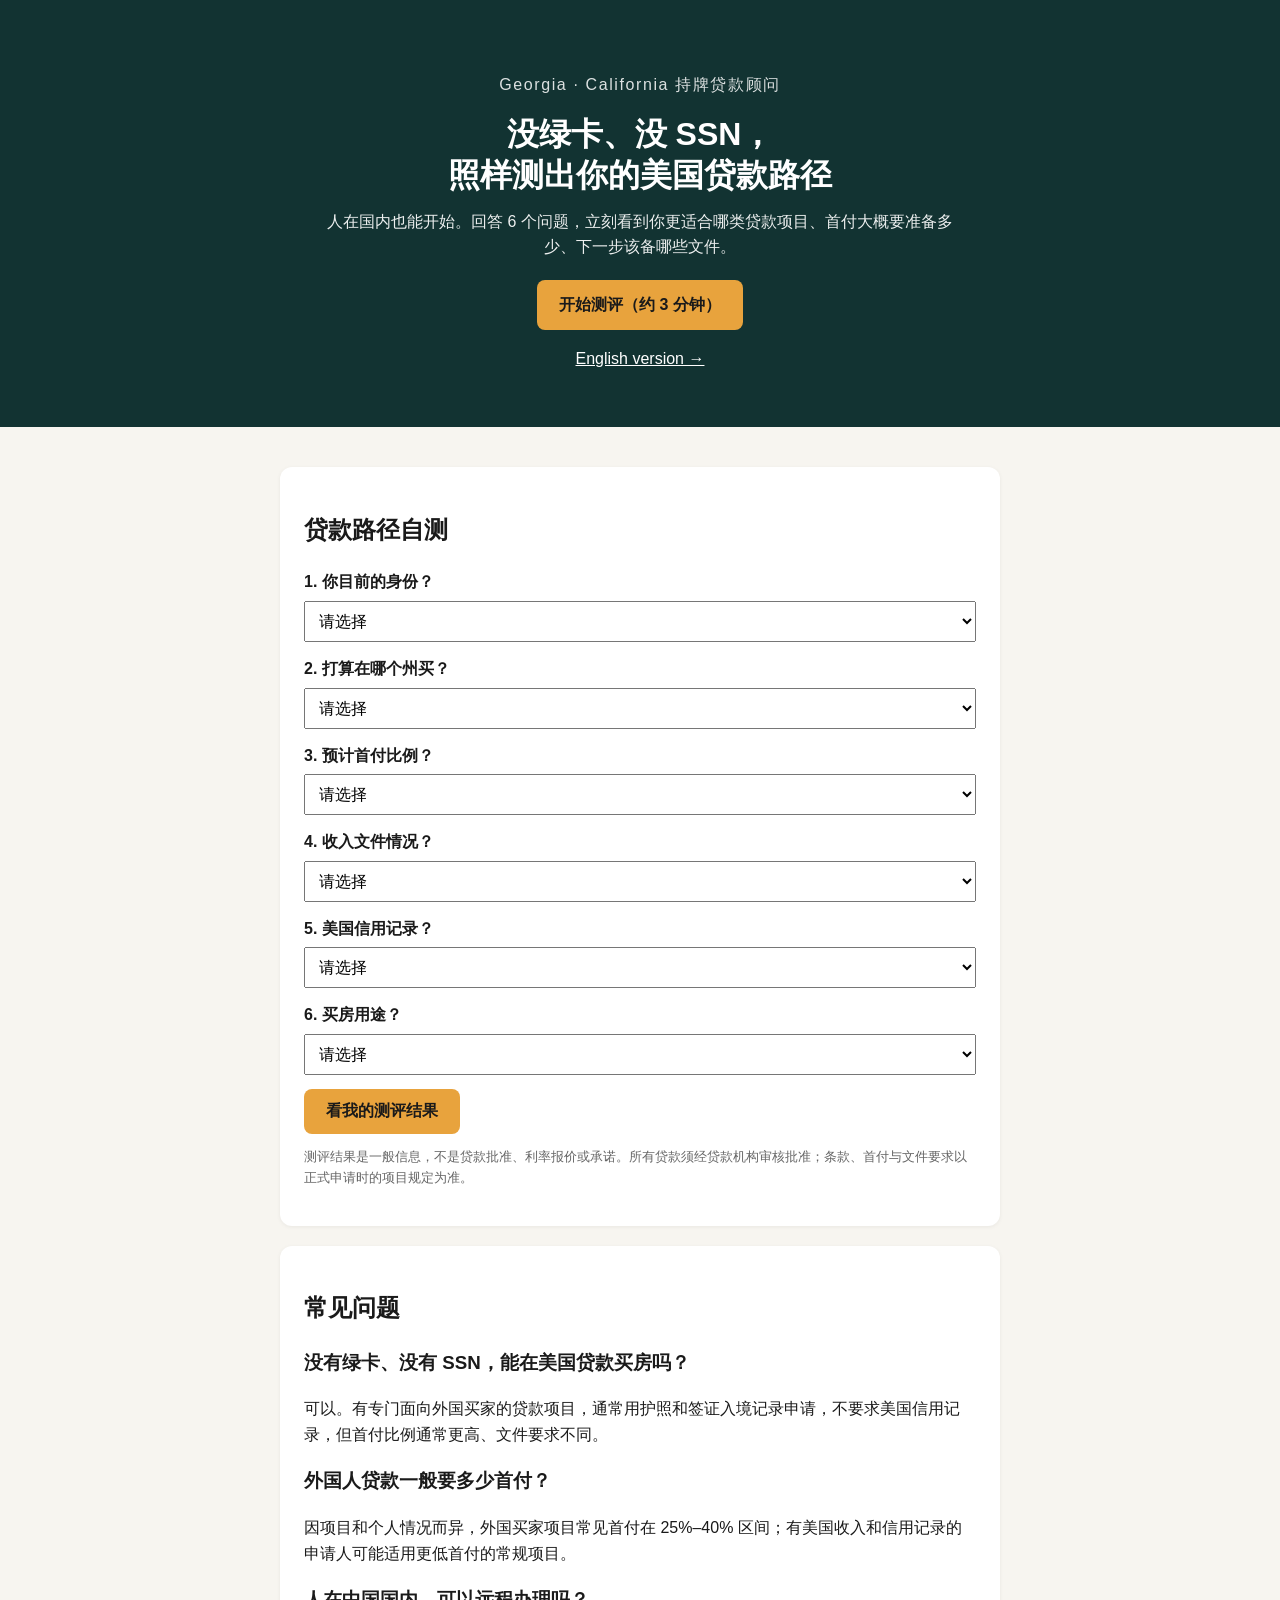
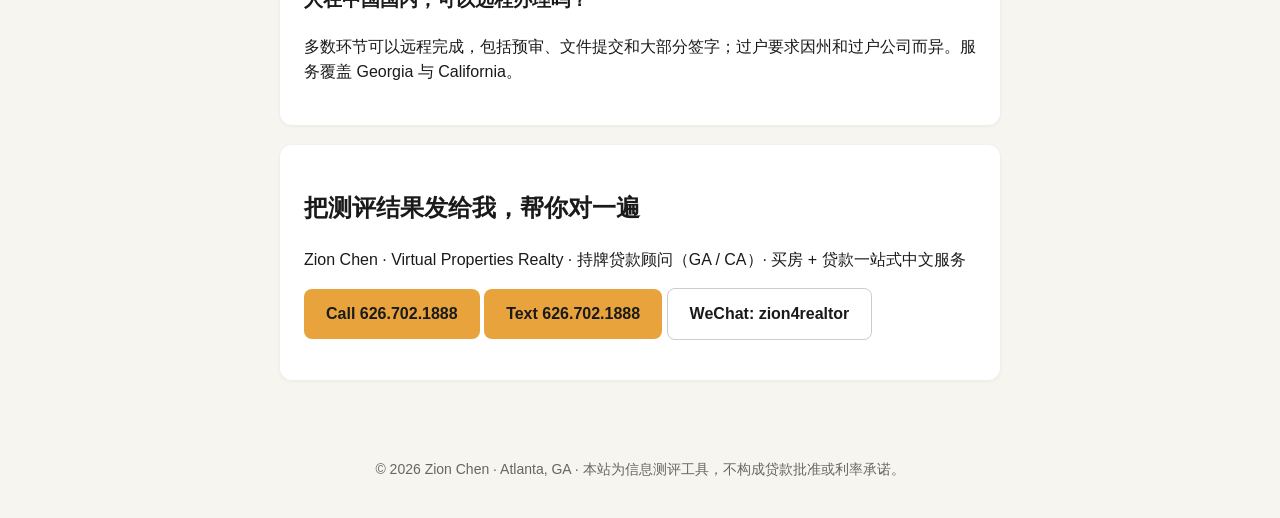
<file: index.html>
<!DOCTYPE html>
<html lang="zh-CN">
<head>
<meta charset="utf-8">
<meta name="viewport" content="width=device-width, initial-scale=1">
<title>外国人美国买房贷款测评 | Foreign National Mortgage Check — Georgia & California</title>
<meta name="description" content="没绿卡、没 SSN 也能在美国贷款买房吗？3 分钟自测：按签证、首付、收入文件测出你适合的贷款路径（外国人贷款 / DSCR / 银行流水）。持牌贷款顾问 Zion Chen，服务 Georgia 与 California。">
<link rel="canonical" href="https://foreignloan.zion4realtor.com/">
<link rel="alternate" hreflang="zh-CN" href="https://foreignloan.zion4realtor.com/">
<link rel="alternate" hreflang="en" href="https://foreignloan.zion4realtor.com/en/">
<link rel="alternate" hreflang="x-default" href="https://foreignloan.zion4realtor.com/">
<meta property="og:title" content="外国人美国买房贷款测评">
<meta property="og:description" content="没绿卡没 SSN，照样测出你的贷款路径。3 分钟自测，GA / CA 持牌贷款顾问。">
<meta property="og:url" content="https://foreignloan.zion4realtor.com/">
<meta property="og:type" content="website">
<link rel="stylesheet" href="/style.css">
<script type="application/ld+json">
{"@context":"https://schema.org","@type":"FAQPage","mainEntity":[
{"@type":"Question","name":"没有绿卡、没有 SSN，能在美国贷款买房吗？","acceptedAnswer":{"@type":"Answer","text":"可以。有专门面向外国买家的贷款项目（Foreign National Loan），通常用护照和签证入境记录申请，不要求美国信用记录，但首付比例通常更高、文件要求不同。本测评帮你先判断适合哪条路径，最终以贷款机构审核为准。"}},
{"@type":"Question","name":"外国人贷款一般要多少首付？","acceptedAnswer":{"@type":"Answer","text":"因项目和个人情况而异，外国买家项目常见首付在 25%–40% 区间；有美国收入和信用记录的申请人可能适用更低首付的常规项目。测评结果会给出与你情况匹配的区间说明，不承诺具体利率或批准结果。"}},
{"@type":"Question","name":"人在中国国内，可以远程办理美国买房贷款吗？","acceptedAnswer":{"@type":"Answer","text":"多数环节可以远程完成，包括预审、文件提交和大部分签字；过户环节的要求因州和过户公司而异。Zion 的服务覆盖 Georgia 与 California 两州的购房与贷款。"}}
]}
</script>
</head>
<body>
<header class="hero">
  <p class="kicker">Georgia · California 持牌贷款顾问</p>
  <h1>没绿卡、没 SSN，<br>照样测出你的美国贷款路径</h1>
  <p class="sub">人在国内也能开始。回答 6 个问题，立刻看到你更适合哪类贷款项目、首付大概要准备多少、下一步该备哪些文件。</p>
  <a class="btn" href="#check">开始测评（约 3 分钟）</a>
  <p><a href="/en/" style="color:#fff">English version →</a></p>
</header>
<main>
<section id="check" class="card">
  <h2>贷款路径自测</h2>
  <form id="quiz">
    <label>1. 你目前的身份？
      <select name="status" required>
        <option value="">请选择</option>
        <option value="foreign">人在海外 / 持旅游或商务签证</option>
        <option value="visa">在美持工作 / 学生签证</option>
        <option value="itin">有 ITIN，无 SSN</option>
        <option value="ssn">有 SSN（绿卡 / 公民 / 长期居留）</option>
      </select></label>
    <label>2. 打算在哪个州买？
      <select name="state" required>
        <option value="">请选择</option>
        <option value="GA">Georgia（佐治亚）</option>
        <option value="CA">California（加州）</option>
        <option value="other">其他州</option>
      </select></label>
    <label>3. 预计首付比例？
      <select name="down" required>
        <option value="">请选择</option>
        <option value="40">40% 以上</option>
        <option value="30">30%–40%</option>
        <option value="25">25%–30%</option>
        <option value="low">低于 25%</option>
      </select></label>
    <label>4. 收入文件情况？
      <select name="income" required>
        <option value="">请选择</option>
        <option value="us">有美国报税 / W-2</option>
        <option value="bank">有银行流水，可证明资产</option>
        <option value="foreign">只有海外收入 / 雇主信</option>
        <option value="rent">主要靠租金收入（投资房）</option>
      </select></label>
    <label>5. 美国信用记录？
      <select name="credit" required>
        <option value="">请选择</option>
        <option value="good">有，分数 700+</option>
        <option value="thin">有，但较薄 / 分数不高</option>
        <option value="none">完全没有</option>
      </select></label>
    <label>6. 买房用途？
      <select name="use" required>
        <option value="">请选择</option>
        <option value="primary">自住</option>
        <option value="second">度假 / 第二居所</option>
        <option value="invest">投资出租</option>
      </select></label>
    <button type="submit" class="btn">看我的测评结果</button>
  </form>
  <div id="result" class="result" hidden></div>
  <p class="fine">测评结果是一般信息，不是贷款批准、利率报价或承诺。所有贷款须经贷款机构审核批准；条款、首付与文件要求以正式申请时的项目规定为准。</p>
</section>
<section class="card">
  <h2>常见问题</h2>
  <h3>没有绿卡、没有 SSN，能在美国贷款买房吗？</h3>
  <p>可以。有专门面向外国买家的贷款项目，通常用护照和签证入境记录申请，不要求美国信用记录，但首付比例通常更高、文件要求不同。</p>
  <h3>外国人贷款一般要多少首付？</h3>
  <p>因项目和个人情况而异，外国买家项目常见首付在 25%–40% 区间；有美国收入和信用记录的申请人可能适用更低首付的常规项目。</p>
  <h3>人在中国国内，可以远程办理吗？</h3>
  <p>多数环节可以远程完成，包括预审、文件提交和大部分签字；过户要求因州和过户公司而异。服务覆盖 Georgia 与 California。</p>
</section>
<section class="card cta">
  <h2>把测评结果发给我，帮你对一遍</h2>
  <p>Zion Chen · Virtual Properties Realty · 持牌贷款顾问（GA / CA）· 买房 + 贷款一站式中文服务</p>
  <p><a class="btn" href="tel:+16267021888">Call 626.702.1888</a> <a class="btn" href="sms:+16267021888">Text 626.702.1888</a> <span class="btn static">WeChat: zion4realtor</span></p>
</section>
</main>
<footer><p>© 2026 Zion Chen · Atlanta, GA · 本站为信息测评工具，不构成贷款批准或利率承诺。</p></footer>
<script>
document.getElementById('quiz').addEventListener('submit', function(e){
  e.preventDefault();
  var f = new FormData(e.target), s=f.get('status'), d=f.get('down'), i=f.get('income'), c=f.get('credit'), u=f.get('use'), st=f.get('state');
  var path, why;
  if (u==='invest' && i==='rent') { path='DSCR 投资房贷款路径'; why='以房产租金覆盖月供来审核，通常不看个人全球收入报税，适合投资出租。'; }
  else if (s==='foreign' || c==='none') { path='外国人贷款（Foreign National）路径'; why='用护照 + 签证/入境记录申请，不要求美国信用记录；首付通常 25%–40%，并需证明首付与储备金来源。'; }
  else if (s==='ssn' && c==='good' && i==='us') { path='常规贷款路径'; why='有 SSN、美国收入与信用记录时，通常可走常规项目，首付选择更灵活。'; }
  else { path='银行流水 / ITIN 贷款路径'; why='用 12–24 个月银行流水或 ITIN 报税记录替代标准收入文件，适合在美有收入但文件不标准的情况。'; }
  var stateNote = st==='other' ? '<p>注意：Zion 的贷款执照覆盖 GA 与 CA；其他州可先做购房咨询与转介说明。</p>' : '';
  var downNote = (d==='low' && (s==='foreign'||c==='none')) ? '<p>提醒：你选的首付低于外国买家项目常见区间，可能需要调整预算、改走其他路径，或先积累信用/文件。</p>' : '';
  var r=document.getElementById('result');
  r.innerHTML='<h3>你的初步路径：'+path+'</h3><p>'+why+'</p>'+stateNote+downNote+'<p>下一步：备好护照、签证页、近 2–3 个月银行流水（中英文均可先发），把这份结果截图发给我，我帮你逐项对一遍能不能走、差哪些文件。</p>';
  r.hidden=false; r.scrollIntoView({behavior:'smooth'});
});
</script>
</body>
</html>
</file>
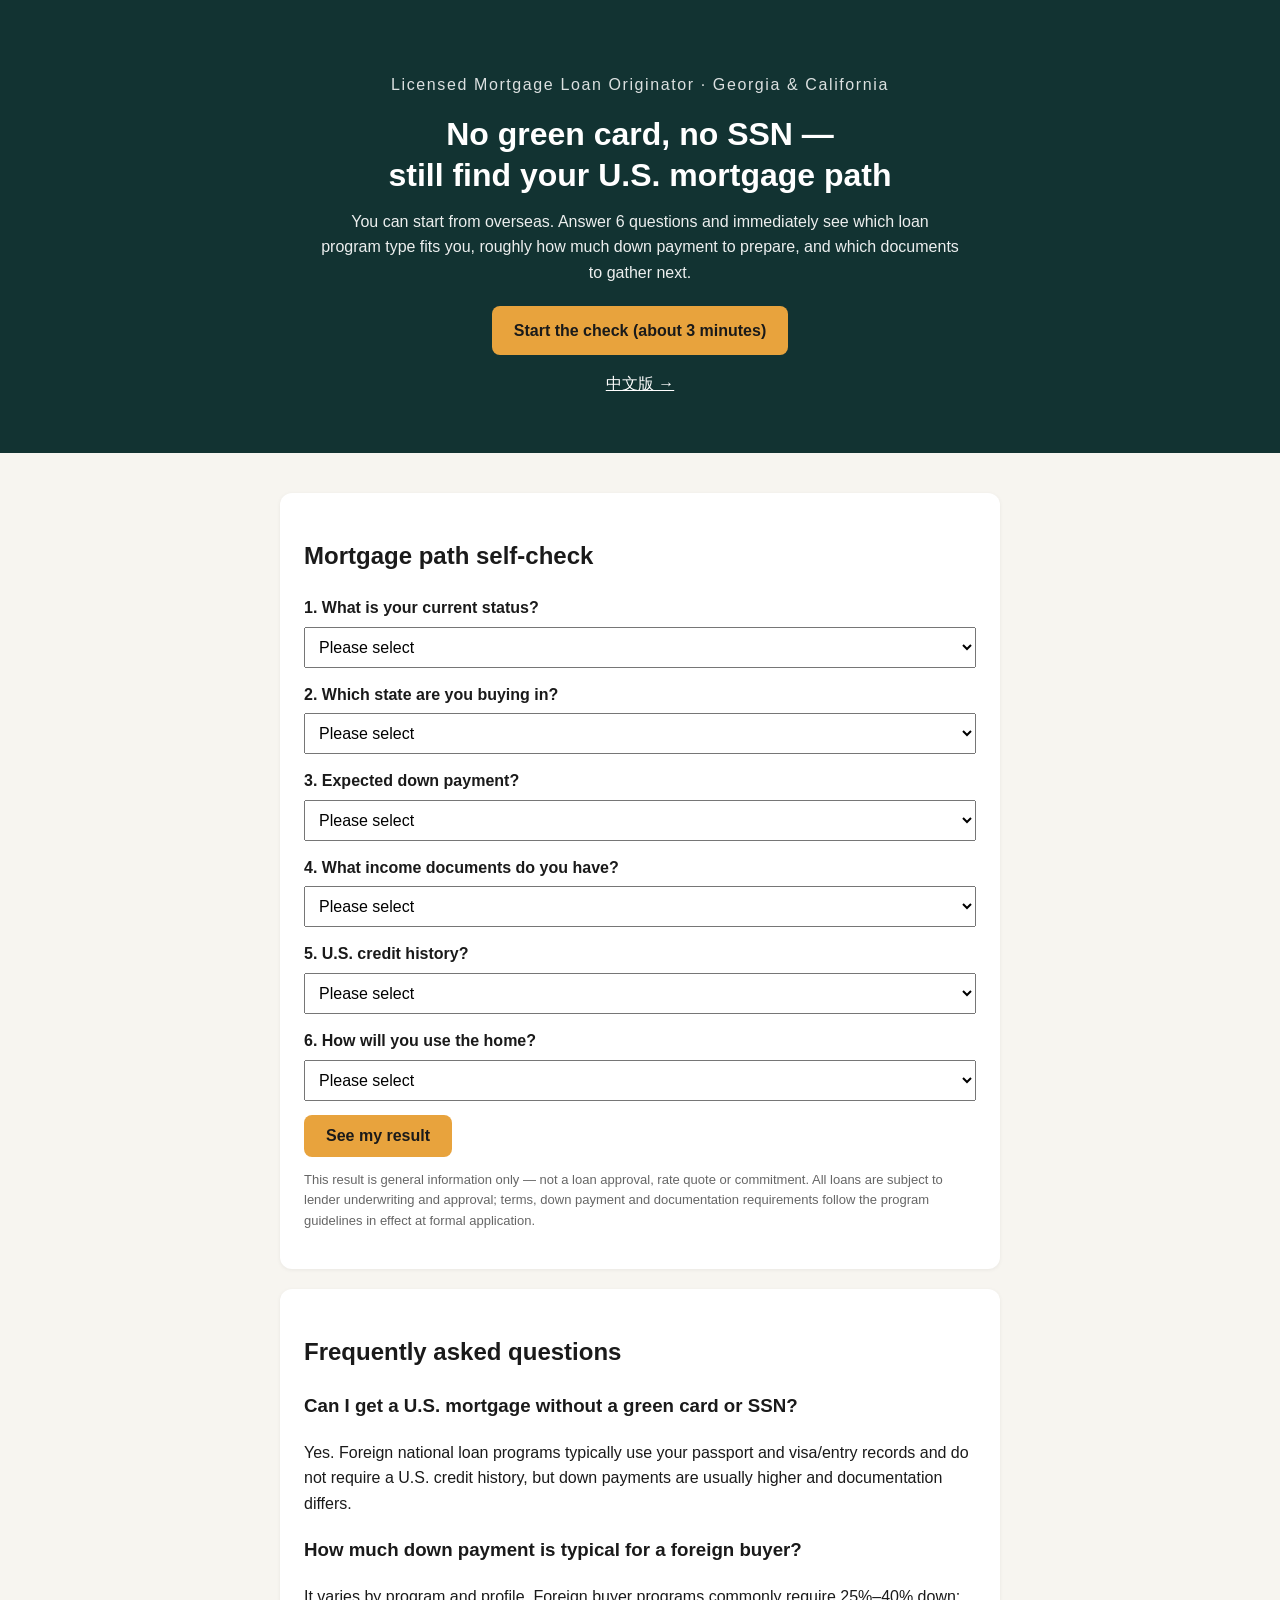
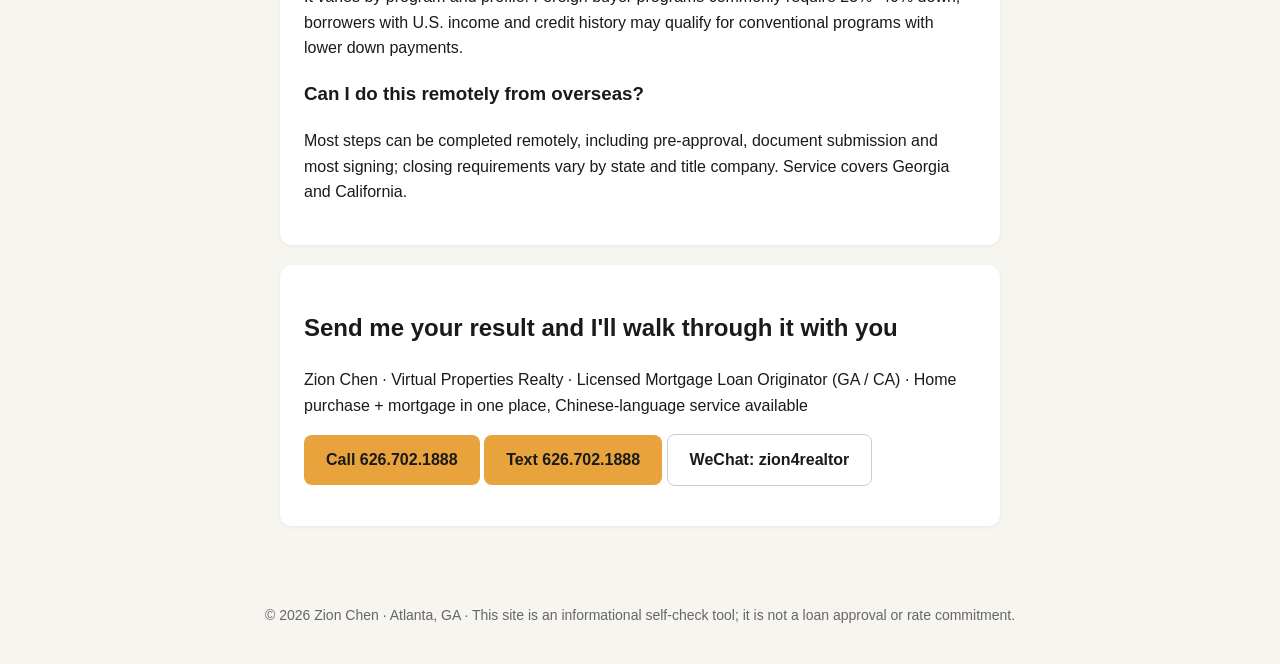
<file: en/index.html>
<!DOCTYPE html>
<html lang="en">
<head>
<meta charset="utf-8">
<meta name="viewport" content="width=device-width, initial-scale=1">
<title>Foreign National Mortgage Check — Buy a Home in Georgia & California Without a Green Card or SSN</title>
<meta name="description" content="No green card, no SSN — can you still get a U.S. mortgage? Take a 3-minute self-check: based on your visa status, down payment and income documents, see which loan path fits you (foreign national loan / DSCR / bank statement). Licensed mortgage loan originator Zion Chen, serving Georgia & California.">
<link rel="canonical" href="https://foreignloan.zion4realtor.com/en/">
<link rel="alternate" hreflang="zh-CN" href="https://foreignloan.zion4realtor.com/">
<link rel="alternate" hreflang="en" href="https://foreignloan.zion4realtor.com/en/">
<link rel="alternate" hreflang="x-default" href="https://foreignloan.zion4realtor.com/">
<meta property="og:title" content="Foreign National Mortgage Check — Georgia & California">
<meta property="og:description" content="No green card, no SSN? Check which U.S. mortgage path fits you in about 3 minutes. Licensed MLO in GA & CA.">
<meta property="og:url" content="https://foreignloan.zion4realtor.com/en/">
<meta property="og:type" content="website">
<link rel="stylesheet" href="/style.css">
<script type="application/ld+json">
{"@context":"https://schema.org","@type":"FAQPage","mainEntity":[
{"@type":"Question","name":"Can I get a U.S. mortgage without a green card or SSN?","acceptedAnswer":{"@type":"Answer","text":"Yes. Foreign national loan programs are designed for overseas buyers and typically use your passport and visa/entry records instead of a U.S. credit history. Down payments are usually higher and documentation differs from standard loans. This check helps you identify a likely path first; all loans are subject to lender underwriting and approval."}},
{"@type":"Question","name":"How much down payment does a foreign national mortgage usually require?","acceptedAnswer":{"@type":"Answer","text":"It varies by program and borrower profile. Foreign buyer programs commonly require 25%–40% down; borrowers with U.S. income and credit history may qualify for conventional programs with lower down payments. The check gives you a range matched to your situation and does not promise a rate or approval."}},
{"@type":"Question","name":"Can I complete a U.S. home purchase and mortgage remotely from overseas?","acceptedAnswer":{"@type":"Answer","text":"Most steps can be handled remotely, including pre-approval, document submission and most signing; closing requirements vary by state and title company. Zion serves buyers in Georgia and California."}}
]}
</script>
</head>
<body>
<header class="hero">
  <p class="kicker">Licensed Mortgage Loan Originator · Georgia & California</p>
  <h1>No green card, no SSN —<br>still find your U.S. mortgage path</h1>
  <p class="sub">You can start from overseas. Answer 6 questions and immediately see which loan program type fits you, roughly how much down payment to prepare, and which documents to gather next.</p>
  <a class="btn" href="#check">Start the check (about 3 minutes)</a>
  <p><a href="/" style="color:#fff">中文版 →</a></p>
</header>
<main>
<section id="check" class="card">
  <h2>Mortgage path self-check</h2>
  <form id="quiz">
    <label>1. What is your current status?
      <select name="status" required>
        <option value="">Please select</option>
        <option value="foreign">Living overseas / visitor or business visa</option>
        <option value="visa">In the U.S. on a work / student visa</option>
        <option value="itin">Have an ITIN, no SSN</option>
        <option value="ssn">Have an SSN (green card / citizen / long-term resident)</option>
      </select></label>
    <label>2. Which state are you buying in?
      <select name="state" required>
        <option value="">Please select</option>
        <option value="GA">Georgia</option>
        <option value="CA">California</option>
        <option value="other">Another state</option>
      </select></label>
    <label>3. Expected down payment?
      <select name="down" required>
        <option value="">Please select</option>
        <option value="40">40% or more</option>
        <option value="30">30%–40%</option>
        <option value="25">25%–30%</option>
        <option value="low">Below 25%</option>
      </select></label>
    <label>4. What income documents do you have?
      <select name="income" required>
        <option value="">Please select</option>
        <option value="us">U.S. tax returns / W-2</option>
        <option value="bank">Bank statements showing assets</option>
        <option value="foreign">Overseas income / employer letter only</option>
        <option value="rent">Mainly rental income (investment property)</option>
      </select></label>
    <label>5. U.S. credit history?
      <select name="credit" required>
        <option value="">Please select</option>
        <option value="good">Yes, score 700+</option>
        <option value="thin">Yes, but thin / lower score</option>
        <option value="none">None at all</option>
      </select></label>
    <label>6. How will you use the home?
      <select name="use" required>
        <option value="">Please select</option>
        <option value="primary">Primary residence</option>
        <option value="second">Vacation / second home</option>
        <option value="invest">Investment rental</option>
      </select></label>
    <button type="submit" class="btn">See my result</button>
  </form>
  <div id="result" class="result" hidden></div>
  <p class="fine">This result is general information only — not a loan approval, rate quote or commitment. All loans are subject to lender underwriting and approval; terms, down payment and documentation requirements follow the program guidelines in effect at formal application.</p>
</section>
<section class="card">
  <h2>Frequently asked questions</h2>
  <h3>Can I get a U.S. mortgage without a green card or SSN?</h3>
  <p>Yes. Foreign national loan programs typically use your passport and visa/entry records and do not require a U.S. credit history, but down payments are usually higher and documentation differs.</p>
  <h3>How much down payment is typical for a foreign buyer?</h3>
  <p>It varies by program and profile. Foreign buyer programs commonly require 25%–40% down; borrowers with U.S. income and credit history may qualify for conventional programs with lower down payments.</p>
  <h3>Can I do this remotely from overseas?</h3>
  <p>Most steps can be completed remotely, including pre-approval, document submission and most signing; closing requirements vary by state and title company. Service covers Georgia and California.</p>
</section>
<section class="card cta">
  <h2>Send me your result and I'll walk through it with you</h2>
  <p>Zion Chen · Virtual Properties Realty · Licensed Mortgage Loan Originator (GA / CA) · Home purchase + mortgage in one place, Chinese-language service available</p>
  <p><a class="btn" href="tel:+16267021888">Call 626.702.1888</a> <a class="btn" href="sms:+16267021888">Text 626.702.1888</a> <span class="btn static">WeChat: zion4realtor</span></p>
</section>
</main>
<footer><p>© 2026 Zion Chen · Atlanta, GA · This site is an informational self-check tool; it is not a loan approval or rate commitment.</p></footer>
<script>
document.getElementById('quiz').addEventListener('submit', function(e){
  e.preventDefault();
  var f = new FormData(e.target), s=f.get('status'), d=f.get('down'), i=f.get('income'), c=f.get('credit'), u=f.get('use'), st=f.get('state');
  var path, why;
  if (u==='invest' && i==='rent') { path='DSCR investor loan path'; why='Underwriting is based on the property\u2019s rental income covering the payment, usually without reviewing personal global income tax returns — suited to rental investments.'; }
  else if (s==='foreign' || c==='none') { path='Foreign national loan path'; why='Apply with your passport plus visa/entry records; no U.S. credit history required. Down payments are typically 25%\u201340%, and you will need to document the source of down payment and reserves.'; }
  else if (s==='ssn' && c==='good' && i==='us') { path='Conventional loan path'; why='With an SSN, U.S. income and credit history, you can usually use conventional programs with more flexible down payment options.'; }
  else { path='Bank statement / ITIN loan path'; why='Uses 12\u201324 months of bank statements or ITIN tax filings instead of standard income documents — suited to borrowers in the U.S. whose income documentation is non-standard.'; }
  var stateNote = st==='other' ? '<p>Note: Zion\u2019s mortgage licenses cover GA and CA; for other states he can start with purchase guidance and referral information.</p>' : '';
  var downNote = (d==='low' && (s==='foreign'||c==='none')) ? '<p>Heads-up: the down payment you selected is below the range foreign buyer programs commonly require — you may need to adjust the budget, switch paths, or build credit/documentation first.</p>' : '';
  var r=document.getElementById('result');
  r.innerHTML='<h3>Your preliminary path: '+path+'</h3><p>'+why+'</p>'+stateNote+downNote+'<p>Next step: have your passport, visa page and the last 2\u20133 months of bank statements ready (Chinese or English is fine to start), send me a screenshot of this result, and I\u2019ll go through item by item what works and what is still missing.</p>';
  r.hidden=false; r.scrollIntoView({behavior:'smooth'});
});
</script>
</body>
</html>
</file>
<file: style.css>
*{box-sizing:border-box}body{margin:0;font-family:-apple-system,"PingFang SC","Microsoft YaHei",sans-serif;color:#1a1a1a;line-height:1.6;background:#f7f5f0}
.hero{padding:56px 20px 40px;text-align:center;background:#123332;color:#fff}.kicker{opacity:.85;letter-spacing:.1em}
.hero h1{font-size:32px;line-height:1.3;margin:12px 0}.sub{max-width:640px;margin:0 auto 20px;opacity:.92}
.btn{display:inline-block;background:#e8a33d;color:#1a1a1a;padding:12px 22px;border-radius:8px;text-decoration:none;font-weight:700;border:0;cursor:pointer;font-size:16px}
.btn.static{background:#fff;border:1px solid #ccc}
main{max-width:760px;margin:0 auto;padding:20px}
.card{background:#fff;border-radius:12px;padding:24px;margin:20px 0;box-shadow:0 1px 4px rgba(0,0,0,.06)}
label{display:block;margin:14px 0;font-weight:600}select{display:block;width:100%;margin-top:6px;padding:10px;font-size:16px}
.result{background:#eef6f0;border:1px solid #bcd8c2;border-radius:8px;padding:16px;margin-top:18px}
.fine{font-size:13px;color:#666}footer{text-align:center;color:#666;padding:24px;font-size:14px}
</file>
